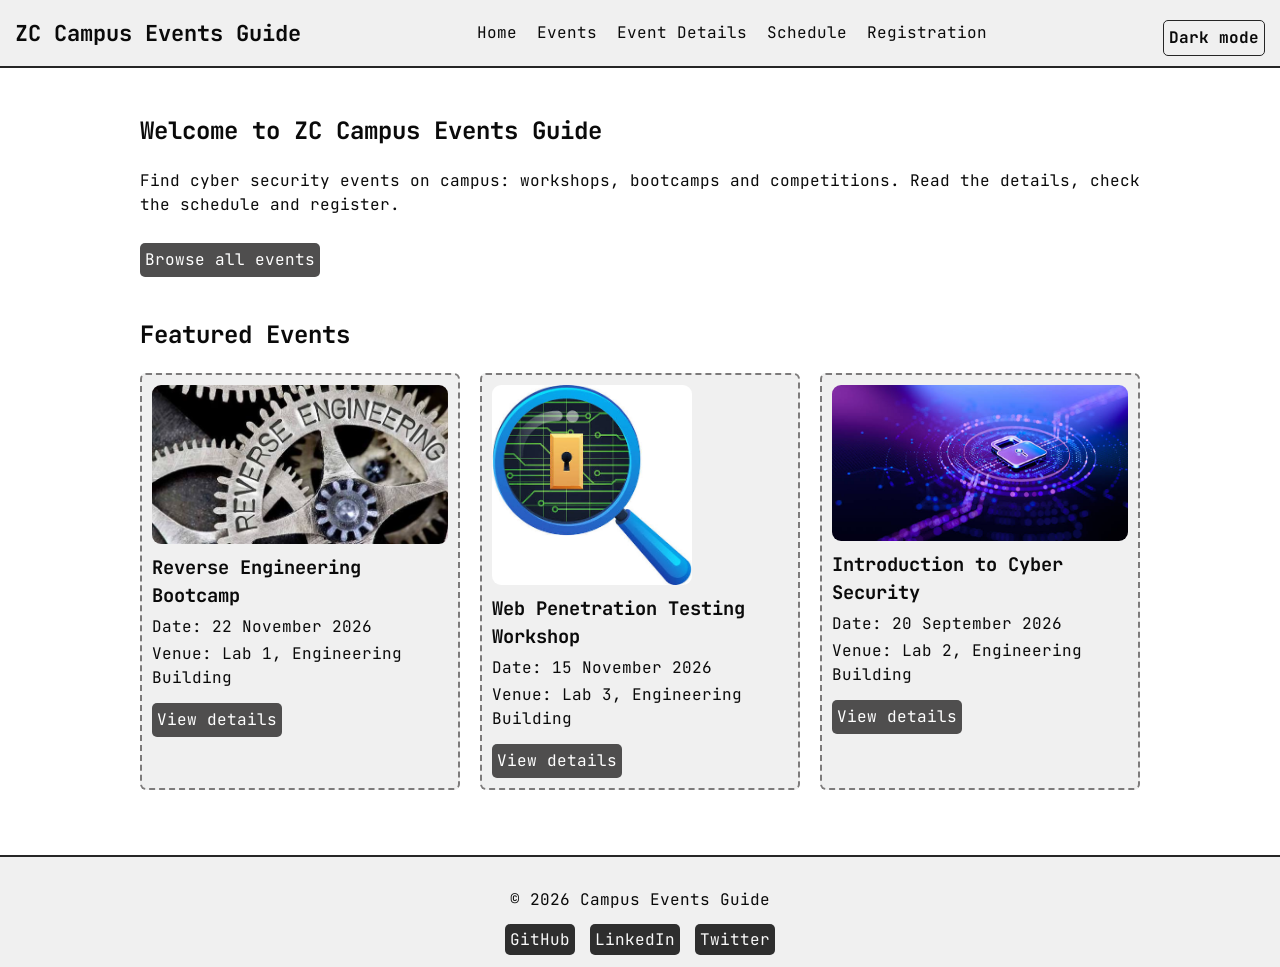
<file: index.html>
<!DOCTYPE html>
<html lang="en">

<head>
    <meta charset="UTF-8">
    <meta name="viewport" content="width=device-width, initial-scale=1.0">
    <title>Home - Campus Events Guide</title>
    <link rel="stylesheet" href="style.css">
    <link rel="preconnect" href="https://fonts.googleapis.com">
    <link rel="preconnect" href="https://fonts.gstatic.com" crossorigin>
    <link href="https://fonts.googleapis.com/css2?family=JetBrains+Mono:ital,wght@0,100..800;1,100..800&display=swap"
        rel="stylesheet">

</head>

<body>

    <input type="checkbox" id="dark-toggle">

    <div id="page">
        <header>
            <p class="site-name">ZC Campus Events Guide</p>
            <nav>
                <ul>
                    <li><a href="index.html">Home</a></li>
                    <li><a href="events.html">Events</a></li>
                    <li><a href="event-details.html">Event Details</a></li>
                    <li><a href="schedule.html">Schedule</a></li>
                    <li><a href="registration.html">Registration</a></li>
                </ul>
            </nav>
            <label for="dark-toggle" class="toggle-label">Dark mode</label>
        </header>

        <main>
            <section>
                <h1>Welcome to ZC Campus Events Guide</h1>
                <p>Find cyber security events on campus: workshops, bootcamps and competitions. Read the details, check
                    the schedule and register.</p>
                <a class="button" href="events.html">Browse all events</a>
            </section>

            <section>
                <h2>Featured Events</h2>
                <div class="cards">
                    <article class="card">
                        <img src="assets/re.jpeg" alt="Poster for the Reverse Engineering Bootcamp">
                        <h3>Reverse Engineering Bootcamp</h3>
                        <p>Date: 22 November 2026</p>
                        <p>Venue: Lab 1, Engineering Building</p>
                        <a class="button" href="event-details.html">View details</a>
                    </article>
                    <article class="card">
                        <img src="assets/pentest.jpeg" alt="Poster for the Web Penetration Testing Workshop">
                        <h3>Web Penetration Testing Workshop</h3>
                        <p>Date: 15 November 2026</p>
                        <p>Venue: Lab 3, Engineering Building</p>
                        <a class="button" href="event-details.html">View details</a>
                    </article>
                    <article class="card">
                        <img src="assets/cybersec.jpeg" alt="Poster for the Introduction to Cyber Security">
                        <h3>Introduction to Cyber Security</h3>
                        <p>Date: 20 September 2026</p>
                        <p>Venue: Lab 2, Engineering Building</p>
                        <a class="button" href="event-details.html">View details</a>
                    </article>
                </div>
            </section>
        </main>

        <footer>
            <p>&copy; 2026 Campus Events Guide</p>
            <ul class="social">
                <li><a href="https://github.com/r4g4b">GitHub</a></li>
                <li><a href="https://linkedin.com/in/ahmed-ragab12">LinkedIn</a></li>
                <li><a href="https://twitter.com/r4g4b">Twitter</a></li>
            </ul>
        </footer>
    </div>
</body>

</html>
</file>
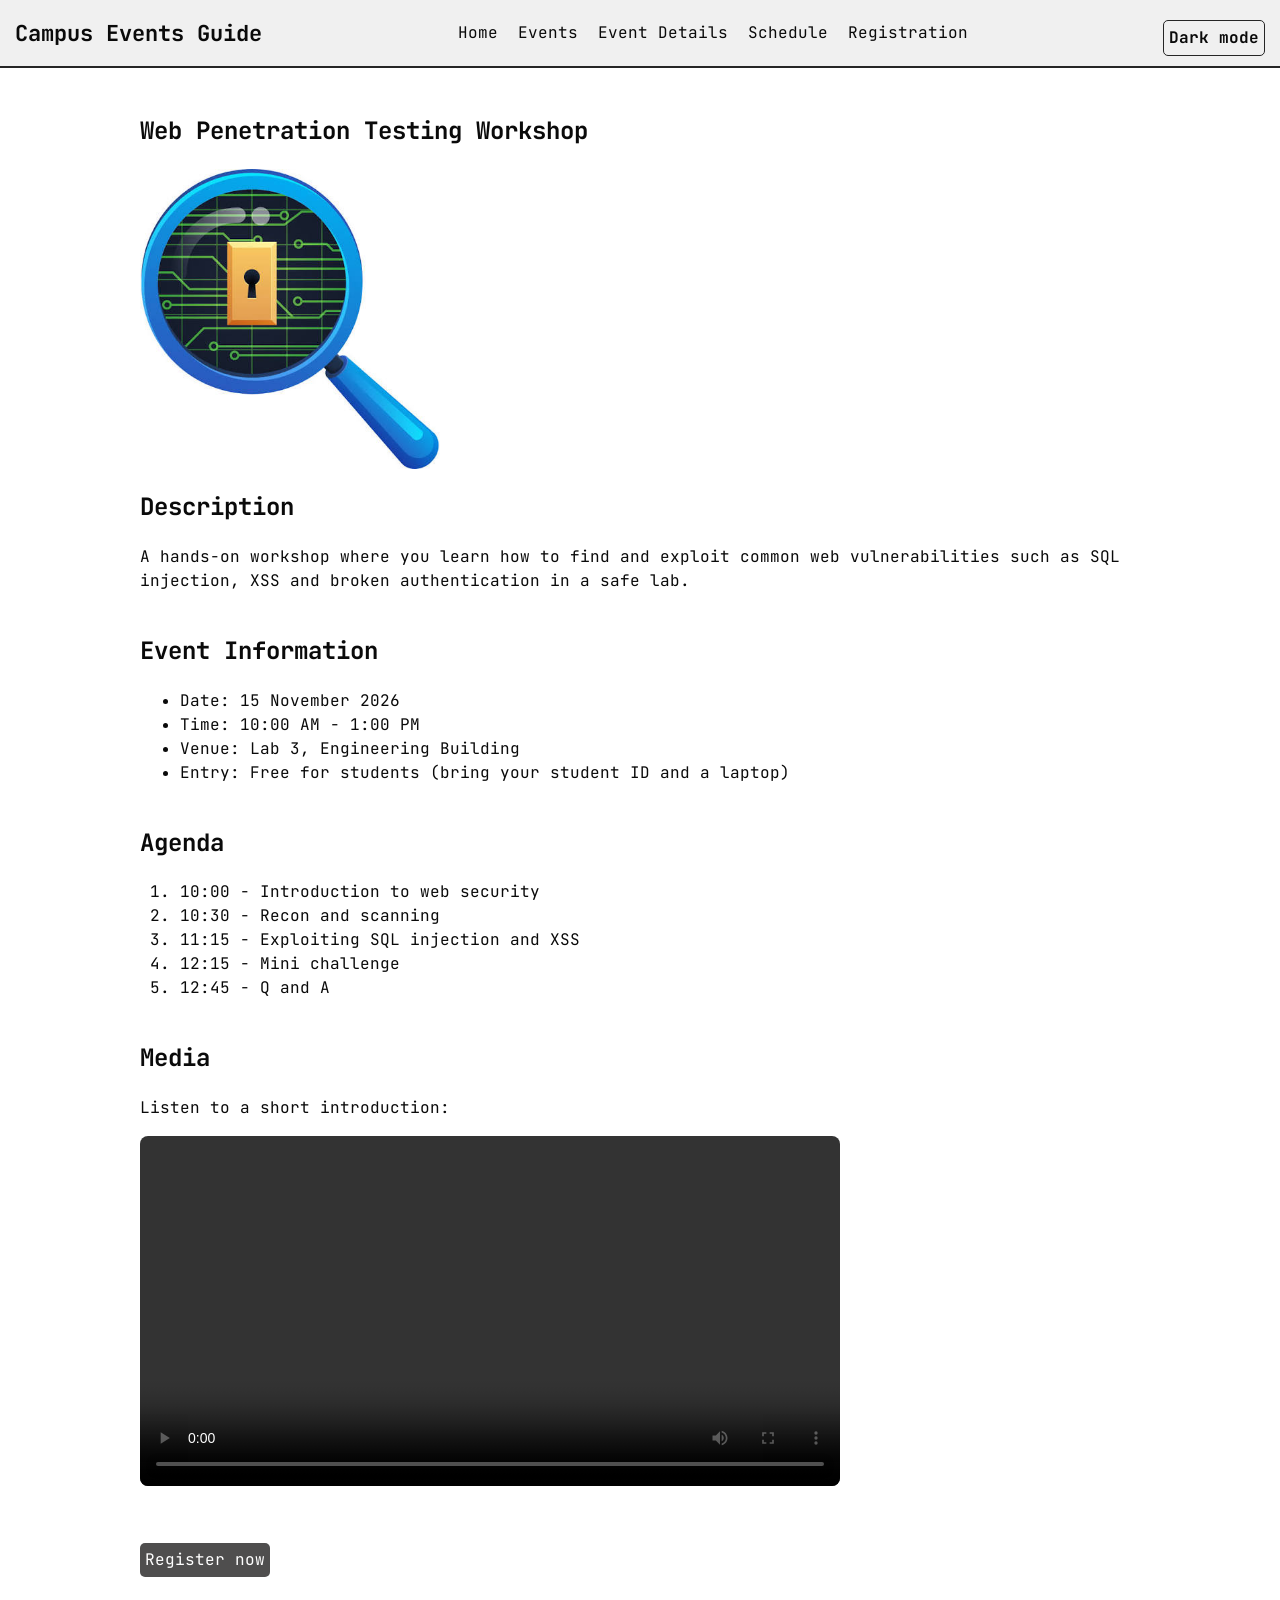
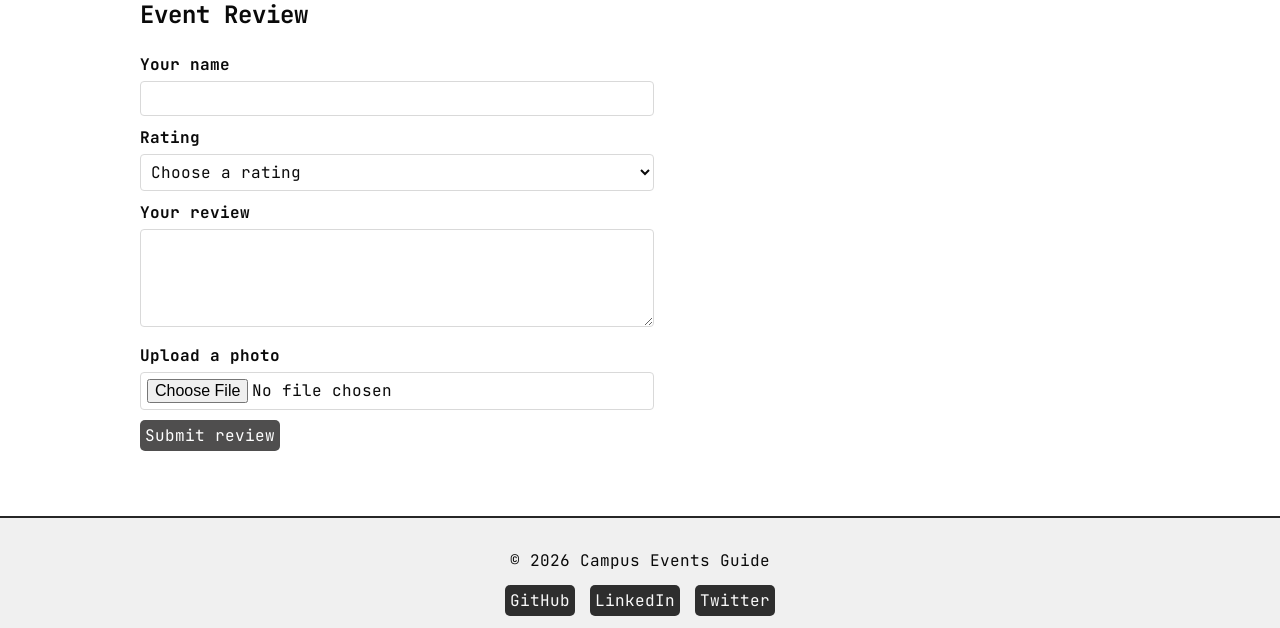
<file: event-details.html>
<!DOCTYPE html>
<html lang="en">

<head>
    <meta charset="UTF-8">
    <meta name="viewport" content="width=device-width, initial-scale=1.0">
    <title>Event Details - Campus Events Guide</title>
    <link rel="stylesheet" href="style.css">
    <link rel="preconnect" href="https://fonts.googleapis.com">
    <link rel="preconnect" href="https://fonts.gstatic.com" crossorigin>
    <link href="https://fonts.googleapis.com/css2?family=JetBrains+Mono:ital,wght@0,100..800;1,100..800&display=swap"
        rel="stylesheet">
</head>

<body>
    <!-- Checkbox must come before #page because the CSS uses ~#page -->
    <input type="checkbox" id="dark-toggle">

    <div id="page">
        <header>
            <p class="site-name">Campus Events Guide</p>
            <nav>
                <ul>
                    <li><a href="index.html">Home</a></li>
                    <li><a href="events.html">Events</a></li>
                    <li><a href="event-details.html">Event Details</a></li>
                    <li><a href="schedule.html">Schedule</a></li>
                    <li><a href="registration.html">Registration</a></li>
                </ul>
            </nav>
            <label for="dark-toggle" class="toggle-label">Dark mode</label>
        </header>

        <main>
            <article>
                <h1>Web Penetration Testing Workshop</h1>
                <img class="poster" src="assets/pentest.jpeg" alt="Poster for the Web Penetration Testing Workshop">

                <section>
                    <h2>Description</h2>
                    <p>A hands-on workshop where you learn how to find and exploit common web vulnerabilities such as
                        SQL injection, XSS and broken authentication in a safe lab.</p>
                </section>

                <section>
                    <h2>Event Information</h2>
                    <ul>
                        <li>Date: 15 November 2026</li>
                        <li>Time: 10:00 AM - 1:00 PM</li>
                        <li>Venue: Lab 3, Engineering Building</li>
                        <li>Entry: Free for students (bring your student ID and a laptop)</li>
                    </ul>
                </section>

                <section>
                    <h2>Agenda</h2>
                    <ol>
                        <li>10:00 - Introduction to web security</li>
                        <li>10:30 - Recon and scanning</li>
                        <li>11:15 - Exploiting SQL injection and XSS</li>
                        <li>12:15 - Mini challenge</li>
                        <li>12:45 - Q and A</li>
                    </ol>
                </section>

                <section>
                    <h2>Media</h2>
                    <p>Listen to a short introduction:</p>
                    <video controls>
                        <source src="assets/pixelbin-video.mp4" type="video/mp4">
                        Your browser does not support audio.
                    </video>
                </section>

                <a class="button" href="registration.html">Register now</a>
            </article>

            <section>
                <h2>Event Review</h2>
                <form>
                    <label for="rev-name">Your name</label>
                    <input type="text" id="rev-name" name="rev-name" required maxlength="50">

                    <label for="rev-rating">Rating</label>
                    <select id="rev-rating" name="rev-rating" required>
                        <option value="">Choose a rating</option>
                        <option>5 - Excellent</option>
                        <option>4 - Good</option>
                        <option>3 - Average</option>
                        <option>2 - Poor</option>
                        <option>1 - Bad</option>
                    </select>

                    <label for="rev-text">Your review</label>
                    <textarea id="rev-text" name="rev-text" rows="4" required maxlength="500"></textarea>

                    <label for="rev-file">Upload a photo</label>
                    <input type="file" id="rev-file" name="rev-file" accept="image/*">

                    <button type="submit">Submit review</button>
                </form>
            </section>
        </main>

        <footer>
            <p>&copy; 2026 Campus Events Guide</p>
            <ul class="social">
                <li><a href="https://github.com/r4g4b">GitHub</a></li>
                <li><a href="https://linkedin.com/in/ahmed-ragab12">LinkedIn</a></li>
                <li><a href="https://twitter.com/r4g4b">Twitter</a></li>
            </ul>
        </footer>
    </div>
</body>

</html>
</file>
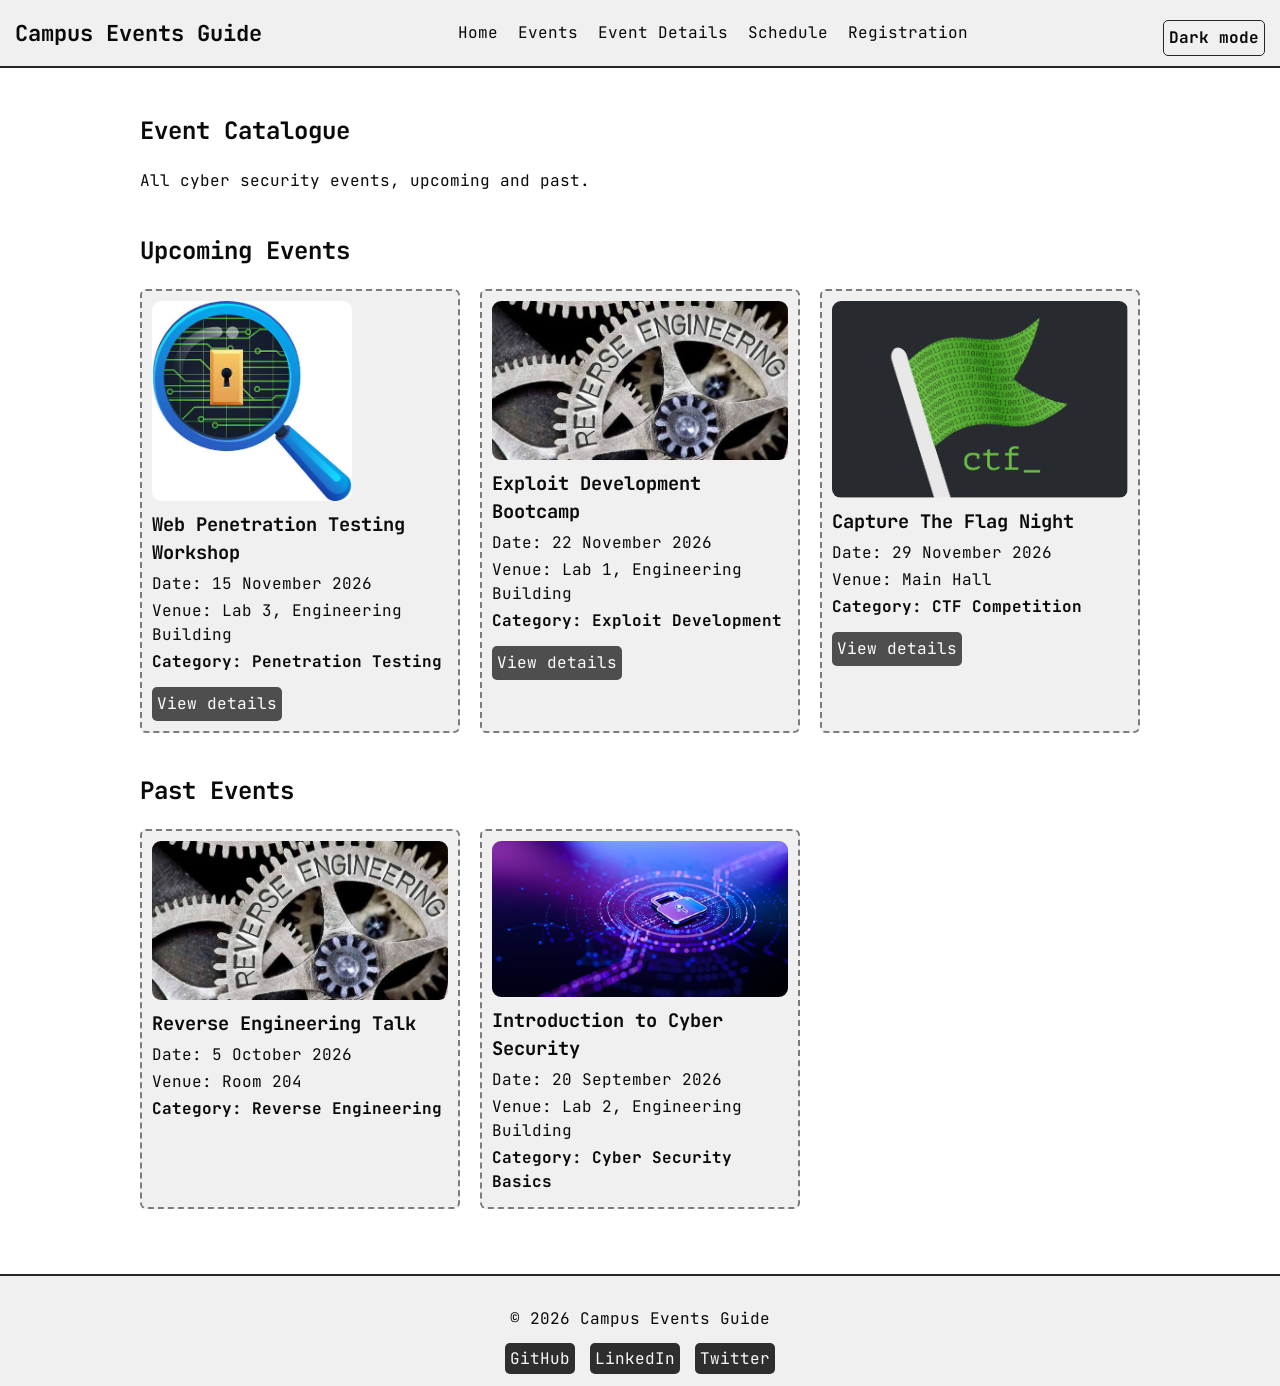
<file: events.html>
<!DOCTYPE html>
<html lang="en">

<head>
    <meta charset="UTF-8">
    <meta name="viewport" content="width=device-width, initial-scale=1.0">
    <title>Events - Campus Events Guide</title>
    <link rel="stylesheet" href="style.css">
    <link rel="preconnect" href="https://fonts.googleapis.com">
    <link rel="preconnect" href="https://fonts.gstatic.com" crossorigin>
    <link href="https://fonts.googleapis.com/css2?family=JetBrains+Mono:ital,wght@0,100..800;1,100..800&display=swap"
        rel="stylesheet">
</head>

<body>
    <input type="checkbox" id="dark-toggle">

    <div id="page">
        <header>
            <p class="site-name">Campus Events Guide</p>
            <nav>
                <ul>
                    <li><a href="index.html">Home</a></li>
                    <li><a href="events.html">Events</a></li>
                    <li><a href="event-details.html">Event Details</a></li>
                    <li><a href="schedule.html">Schedule</a></li>
                    <li><a href="registration.html">Registration</a></li>
                </ul>
            </nav>
            <label for="dark-toggle" class="toggle-label">Dark mode</label>
        </header>

        <main>
            <section>
                <h1>Event Catalogue</h1>
                <p>All cyber security events, upcoming and past.</p>
            </section>

            <section>
                <h2>Upcoming Events</h2>
                <div class="cards">
                    <article class="card">
                        <img src="assets/pentest.jpeg" alt="Poster for the Web Penetration Testing Workshop">
                        <h3>Web Penetration Testing Workshop</h3>
                        <p>Date: 15 November 2026</p>
                        <p>Venue: Lab 3, Engineering Building</p>
                        <p class="category">Category: Penetration Testing</p>
                        <a class="button" href="event-details.html">View details</a>
                    </article>
                    <article class="card">
                        <img src="assets/re.jpeg" alt="Poster for the Exploit Development Bootcamp">
                        <h3>Exploit Development Bootcamp</h3>
                        <p>Date: 22 November 2026</p>
                        <p>Venue: Lab 1, Engineering Building</p>
                        <p class="category">Category: Exploit Development</p>
                        <a class="button" href="event-details.html">View details</a>
                    </article>
                    <article class="card">
                        <img src="assets/ctf.png" alt="Poster for Capture The Flag Night">
                        <h3>Capture The Flag Night</h3>
                        <p>Date: 29 November 2026</p>
                        <p>Venue: Main Hall</p>
                        <p class="category">Category: CTF Competition</p>
                        <a class="button" href="event-details.html">View details</a>
                    </article>
                </div>
            </section>

            <section>
                <h2>Past Events</h2>
                <div class="cards">
                    <article class="card">
                        <img src="assets/re.jpeg" alt="Poster for the Reverse Engineering Talk">
                        <h3>Reverse Engineering Talk</h3>
                        <p>Date: 5 October 2026</p>
                        <p>Venue: Room 204</p>
                        <p class="category">Category: Reverse Engineering</p>
                    </article>
                    <article class="card">
                        <img src="assets/cybersec.jpeg" alt="Poster for the Introduction to Cyber Security">
                        <h3>Introduction to Cyber Security</h3>
                        <p>Date: 20 September 2026</p>
                        <p>Venue: Lab 2, Engineering Building</p>
                        <p class="category">Category: Cyber Security Basics</p>
                    </article>
                </div>
            </section>
        </main>

        <footer>
            <p>&copy; 2026 Campus Events Guide</p>
            <ul class="social">
                <li><a href="https://github.com/r4g4b">GitHub</a></li>
                <li><a href="https://linkedin.com/in/ahmed-ragab12">LinkedIn</a></li>
                <li><a href="https://twitter.com/r4g4b">Twitter</a></li>
            </ul>
        </footer>
    </div>
</body>

</html>
</file>
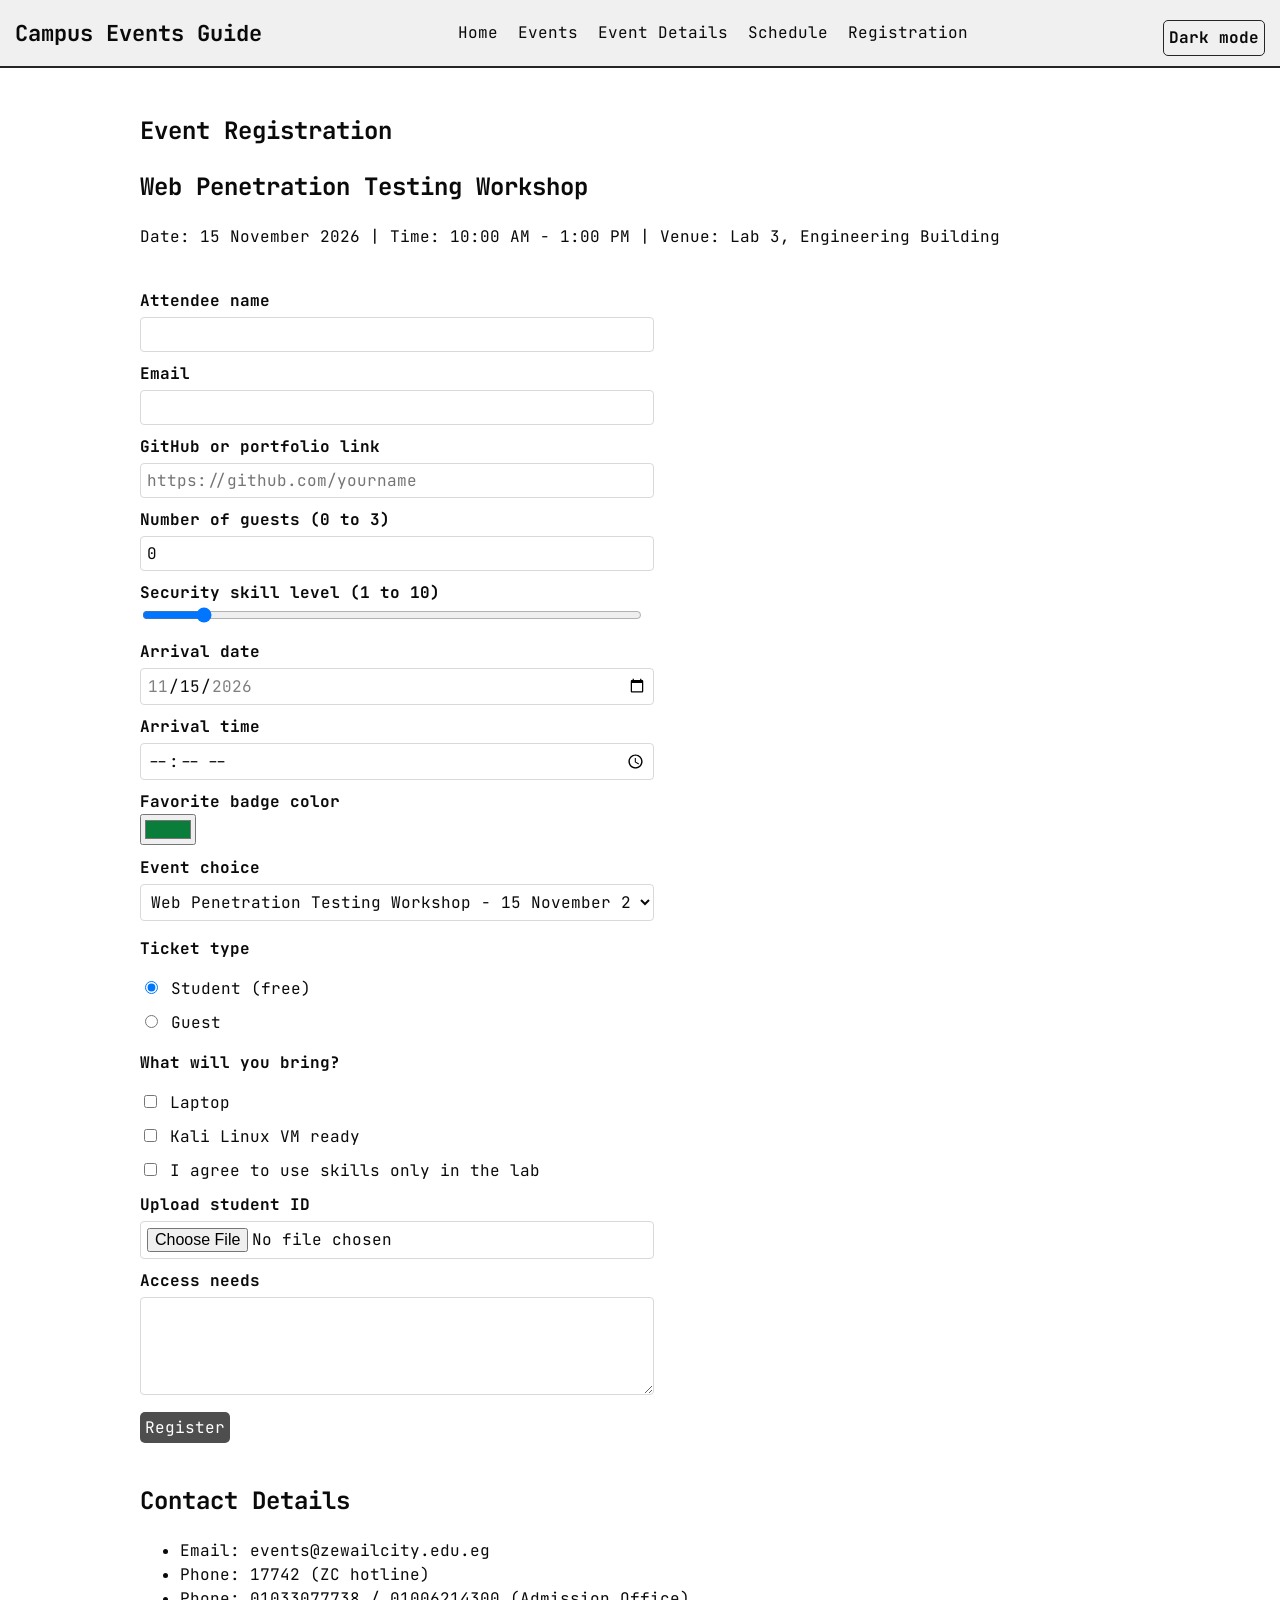
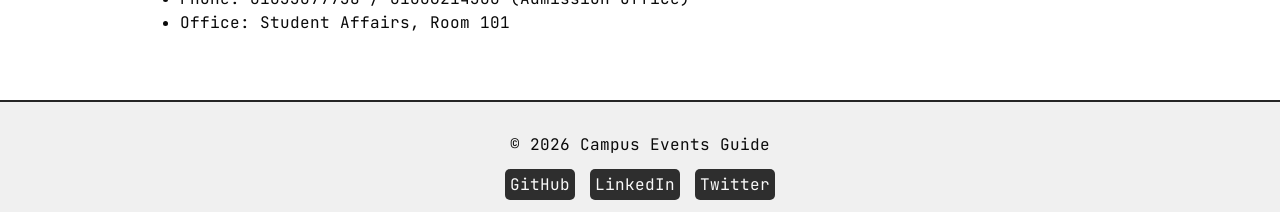
<file: registration.html>
<!DOCTYPE html>
<html lang="en">

<head>
    <meta charset="UTF-8">
    <meta name="viewport" content="width=device-width, initial-scale=1.0">
    <title>Registration - Campus Events Guide</title>
    <link rel="stylesheet" href="style.css">
    <link href="https://fonts.googleapis.com/css2?family=JetBrains+Mono:ital,wght@0,100..800;1,100..800&display=swap"
        rel="stylesheet">
</head>

<body>
    <input type="checkbox" id="dark-toggle">

    <div id="page">
        <header>
            <p class="site-name">Campus Events Guide</p>
            <nav>
                <ul>
                    <li><a href="index.html">Home</a></li>
                    <li><a href="events.html">Events</a></li>
                    <li><a href="event-details.html">Event Details</a></li>
                    <li><a href="schedule.html">Schedule</a></li>
                    <li><a href="registration.html">Registration</a></li>
                </ul>
            </nav>
            <label for="dark-toggle" class="toggle-label">Dark mode</label>
        </header>

        <main>
            <section>
                <h1>Event Registration</h1>
                <h2>Web Penetration Testing Workshop</h2>
                <p>Date: 15 November 2026 | Time: 10:00 AM - 1:00 PM | Venue: Lab 3, Engineering Building</p>
            </section>

            <section>
                <form>
                    <label for="name">Attendee name</label>
                    <input type="text" id="name" name="name" required maxlength="50" pattern="[A-Za-z ]{3,50}"
                        title="Letters and spaces only, 3 to 50 characters">

                    <label for="email">Email</label>
                    <input type="email" id="email" name="email" required maxlength="80">

                    <label for="profile">GitHub or portfolio link</label>
                    <input type="url" id="profile" name="profile" placeholder="https://github.com/yourname">

                    <label for="guests">Number of guests (0 to 3)</label>
                    <input type="number" id="guests" name="guests" min="0" max="3" value="0" required>

                    <label for="skill">Security skill level (1 to 10)</label>
                    <input type="range" id="skill" name="skill" min="1" max="10" value="2">

                    <label for=" date">Arrival date</label>
                    <input type="date" id="date" name="date" min="2026-11-15" max="2026-11-15" value="2026-11-15"
                        required>

                    <label for="time">Arrival time</label>
                    <input type="time" id="time" name="time" required>

                    <label for="color">Favorite badge color</label>
                    <input type="color" id="color" name="color" value="#0a7d3b">

                    <label for="event">Event choice</label>
                    <select id="event" name="event" required>
                        <option value="">Choose an event</option>
                        <option selected>Web Penetration Testing Workshop - 15 November 2026</option>
                        <option>Exploit Development Bootcamp - 22 November 2026</option>
                        <option>Capture The Flag Night - 29 November 2026</option>
                    </select>

                    <p><strong>Ticket type</strong></p>
                    <label><input type="radio" name="ticket" value="student" checked> Student (free)</label>
                    <label><input type="radio" name="ticket" value="guest"> Guest</label>

                    <p><strong>What will you bring?</strong></p>
                    <label><input type="checkbox" name="bring" value="laptop"> Laptop</label>
                    <label><input type="checkbox" name="bring" value="kali"> Kali Linux VM ready</label>
                    <label><input type="checkbox" name="agree" value="rules" required> I agree to use skills only in
                        the lab</label>

                    <label for="id-file">Upload student ID</label>
                    <input type="file" id="id-file" name="id-file" accept="image/*,.pdf" required>

                    <label for="access">Access needs</label>
                    <textarea id="access" name="access" rows="4" maxlength="300"></textarea>

                    <button type="submit">Register</button>
                </form>
            </section>

            <section>
                <h2>Contact Details</h2>
                <ul>
                    <li>Email: events@zewailcity.edu.eg</li>
                    <li>Phone: 17742 (ZC hotline)</li>
                    <li>Phone: 01033077738 / 01006214300 (Admission Office)</li>
                    <li>Office: Student Affairs, Room 101</li>
                </ul>
            </section>
        </main>

        <footer>
            <p>&copy; 2026 Campus Events Guide</p>
            <ul class="social">
                <li><a href="https://github.com/r4g4b">GitHub</a></li>
                <li><a href="https://linkedin.com/in/ahmed-ragab12">LinkedIn</a></li>
                <li><a href="https://twitter.com/r4g4b">Twitter</a></li>
            </ul>
        </footer>
    </div>
</body>

</html>
</file>
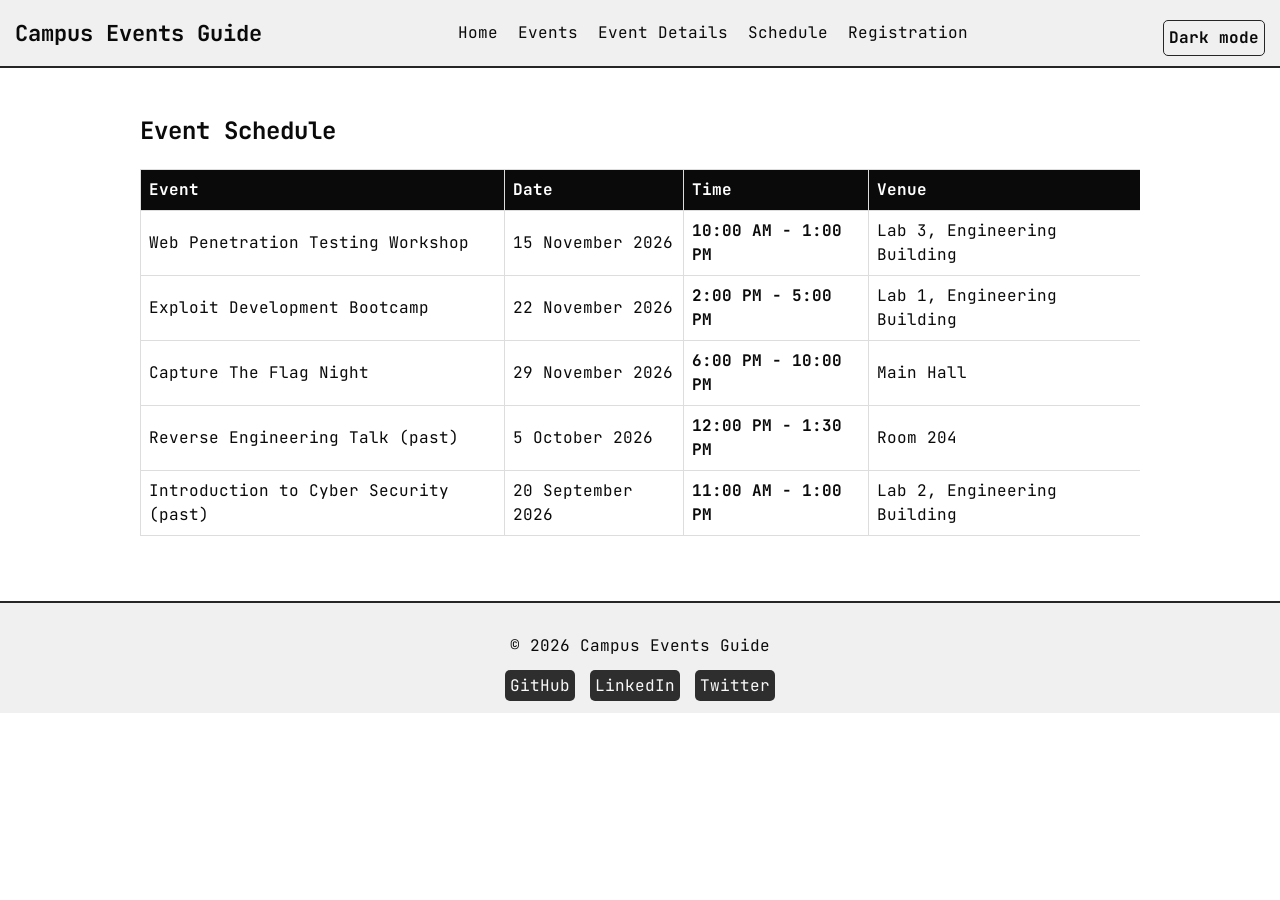
<file: schedule.html>
<!DOCTYPE html>
<html lang="en">

<head>
    <meta charset="UTF-8">
    <meta name="viewport" content="width=device-width, initial-scale=1.0">
    <title>Schedule - Campus Events Guide</title>
    <link rel="stylesheet" href="style.css">
    <link rel="preconnect" href="https://fonts.googleapis.com">
    <link rel="preconnect" href="https://fonts.gstatic.com" crossorigin>
    <link href="https://fonts.googleapis.com/css2?family=JetBrains+Mono:ital,wght@0,100..800;1,100..800&display=swap"
        rel="stylesheet">
</head>

<body>
    <!-- Checkbox for the CSS-only dark mode (must come before #page) -->
    <input type="checkbox" id="dark-toggle">

    <div id="page">
        <header>
            <p class="site-name">Campus Events Guide</p>
            <nav>
                <ul>
                    <li><a href="index.html">Home</a></li>
                    <li><a href="events.html">Events</a></li>
                    <li><a href="event-details.html">Event Details</a></li>
                    <li><a href="schedule.html">Schedule</a></li>
                    <li><a href="registration.html">Registration</a></li>
                </ul>
            </nav>
            <label for="dark-toggle" class="toggle-label">Dark mode</label>
        </header>

        <main>
            <section>
                <h1>Event Schedule</h1>
                <div class="table-view">
                    <table>
                        <thead>
                            <tr>
                                <th>Event</th>
                                <th>Date</th>
                                <th>Time</th>
                                <th>Venue</th>
                            </tr>
                        </thead>
                        <tbody>
                            <tr>
                                <td>Web Penetration Testing Workshop</td>
                                <td>15 November 2026</td>
                                <td class="time">10:00 AM - 1:00 PM</td>
                                <td>Lab 3, Engineering Building</td>
                            </tr>
                            <tr>
                                <td>Exploit Development Bootcamp</td>
                                <td>22 November 2026</td>
                                <td class="time">2:00 PM - 5:00 PM</td>
                                <td>Lab 1, Engineering Building</td>
                            </tr>
                            <tr>
                                <td>Capture The Flag Night</td>
                                <td>29 November 2026</td>
                                <td class="time">6:00 PM - 10:00 PM</td>
                                <td>Main Hall</td>
                            </tr>
                            <tr>
                                <td>Reverse Engineering Talk (past)</td>
                                <td>5 October 2026</td>
                                <td class="time">12:00 PM - 1:30 PM</td>
                                <td>Room 204</td>
                            </tr>
                            <tr>
                                <td>Introduction to Cyber Security (past)</td>
                                <td>20 September 2026</td>
                                <td class="time">11:00 AM - 1:00 PM</td>
                                <td>Lab 2, Engineering Building</td>
                            </tr>
                        </tbody>
                    </table>
                </div>
            </section>
        </main>

        <footer>
            <p>&copy; 2026 Campus Events Guide</p>
            <ul class="social">
                <li><a href="https://github.com/r4g4b">GitHub</a></li>
                <li><a href="https://linkedin.com/in/ahmed-ragab12">LinkedIn</a></li>
                <li><a href="https://twitter.com/r4g4b">Twitter</a></li>
            </ul>
        </footer>
    </div>
</body>

</html>
</file>
<file: style.css>
:root {
    --bg: #ffffff;
    --text: #0a0a0a;
    --box: #f0f0f0;
    --accent: #262626;
}

* {
    box-sizing: content-box;
    /* From Google Fonts*/
    font-family: "JetBrains Mono", monospace;
}

body {
    margin: 0;
    line-height: 1.5;
    background-color: var(--bg);
    color: var(--text);
}

h1,
h2,
h3 {
    color: var(--text);
}

img {
    max-width: 100%;
    display: block;
}

main {
    max-width: 1000px;
    margin: 0 auto;
    padding: 15px;
}

section {
    margin-bottom: 40px;
}

header {
    background-color: var(--box);
    border-bottom: 2px solid var(--accent);
    padding: 10px 15px;
    display: flex;
    flex-wrap: wrap;
    align-items: center;
    justify-content: space-between;
    gap: 10px;
}

.site-name {
    margin: 0;
    font-size: 22px;
    font-weight: bold;
    color: var(--text);
}

nav ul {
    list-style: none;
    margin: 0;
    padding: 0;
    display: flex;
    flex-wrap: wrap;
    gap: 10px;
}

nav ul li a {
    color: var(--text);
    text-decoration: none;
    padding: 5px;
    border-radius: 5px;
}

nav ul li a:hover {
    background-color: var(--text);
    color: var(--bg);
}

.toggle-label {
    border: 1px solid var(--accent);
    padding: 5px;
    border-radius: 5px;
    cursor: pointer;
    color: var(--text);
}

.toggle-label:hover {
    background-color: var(--text);
    color: var(--bg);
}

.cards {
    display: grid;
    grid-template-columns: repeat(3, 1fr);
    gap: 20px;
}

.card {
    background-color: var(--box);
    border: 2px dashed #787676f5;
    border-radius: 6px;
    padding: 10px;
}

.card:hover {
    border-color: #1a1a1a;
    border-style: solid;
}

.card img {
    width: auto;
    height: auto;
    max-width: 100%;
    max-height: 200px;
    object-fit: cover;
    border-radius: 9px;
}

.card h3 {
    margin: 10px 0 5px;
}

.card p {
    margin: 3px 0;
}

.category {
    font-weight: bold;
}

.poster {
    width: auto;
    max-width: 500px;
    max-height: 300px;
    object-fit: contain;
    margin-bottom: 15px;
}

.button,
button {
    display: inline-block;
    background-color: #4f4e4e;
    color: #ffffff;
    border: none;
    padding: 5px 5px;
    margin-top: 10px;
    border-radius: 5px;
    font-size: 16px;
    text-decoration: none;
    cursor: pointer;
}

.button:hover,
button:hover {
    background-color: #1f1f1f;
}

.table-view {
    overflow-y: auto;
}

table {
    width: 100%;
    border-collapse: collapse;
}

th,
td {
    border: 1px solid #dddddd;
    padding: 8px;
    text-align: left;
}

th {
    background-color: var(--text);
    color: var(--bg);
    font-weight: bold;
}

.time {
    font-weight: bold;
}

form {
    max-width: 500px;
}

label {
    display: block;
    margin-top: 10px;
    font-weight: bold;
}

form label:has(input[type="radio"]),
form label:has(input[type="checkbox"]) {
    font-weight: normal;
}

input[type="text"],
input[type="email"],
input[type="url"],
input[type="number"],
input[type="date"],
input[type="time"],
input[type="file"],
select,
textarea {
    width: 100%;
    padding: 6px;
    margin-top: 4px;
    background-color: var(--bg);
    color: var(--text);
    border: 1px solid #d9d9d9;
    border-radius: 4px;
    font-size: 16px;
}

input:focus,
select:focus,
textarea:focus {
    border-color: #7e5555;
    outline: none;
}

input[type="range"] {
    width: 100%;
}

footer {
    background-color: var(--box);
    border-top: 2px solid var(--accent);
    padding: 15px;
    text-align: center;
}

.social {
    list-style: none;
    margin: 0;
    padding: 0;
    display: flex;
    justify-content: center;
    flex-wrap: wrap;
    gap: 15px;
}

.social a {
    background-color: #2e2e2e;
    color: #fafafa;
    text-decoration: none;
    border-radius: 5px;
    padding: 5px 5px;
}

.social a:hover {
    background-color: #0a0a0a;
}

/* Dark Mode */
#dark-toggle {
    display: none;
}

#dark-toggle:checked~#page {
    --bg: #0f0f0f;
    --text: #d9d7d7;
    --box: #1f1f1f;
    --accent: #cfcfcf;
    background-color: var(--bg);
    color: var(--text);
}

#dark-toggle:checked~#page .card {
    border-color: #3a3a3a;
}

#dark-toggle:checked~#page input[type="text"],
#dark-toggle:checked~#page input[type="email"],
#dark-toggle:checked~#page input[type="url"],
#dark-toggle:checked~#page input[type="number"],
#dark-toggle:checked~#page input[type="date"],
#dark-toggle:checked~#page input[type="time"],
#dark-toggle:checked~#page input[type="file"],
#dark-toggle:checked~#page select,
#dark-toggle:checked~#page textarea {
    border-color: #3a3a3a;
}

#dark-toggle:checked~#page input:focus,
#dark-toggle:checked~#page select:focus,
#dark-toggle:checked~#page textarea:focus {
    border-color: #cfcfcf;
}

#dark-toggle:checked~#page th,
#dark-toggle:checked~#page td {
    border-color: #3a3a3a;
}

#dark-toggle:checked~#page .button,
#dark-toggle:checked~#page button {
    background-color: #cfcfcf;
    color: #161616;
}

#dark-toggle:checked~#page .button:hover,
#dark-toggle:checked~#page button:hover {
    background-color: #b5b5b5;
}

#dark-toggle:checked~#page .social a {
    background-color: #cfcfcf;
    color: #161616;
}

#dark-toggle:checked~#page .social a:hover {
    background-color: #b5b5b5;
}

/* Phone */
@media (min-width: 375px) {
    .cards {
        grid-template-columns: 1fr;
    }
}

/* Tablet */
@media (min-width: 768px) {
    .cards {
        grid-template-columns: 1fr 1fr;
    }
}

/* Desktop */
@media (min-width: 1024px) {
    .cards {
        grid-template-columns: 1fr 1fr 1fr;
    }

    main {
        padding: 25px;
    }
}

video {
    width: 70%;
    height: auto;
    border-radius: 8px;
}
</file>
